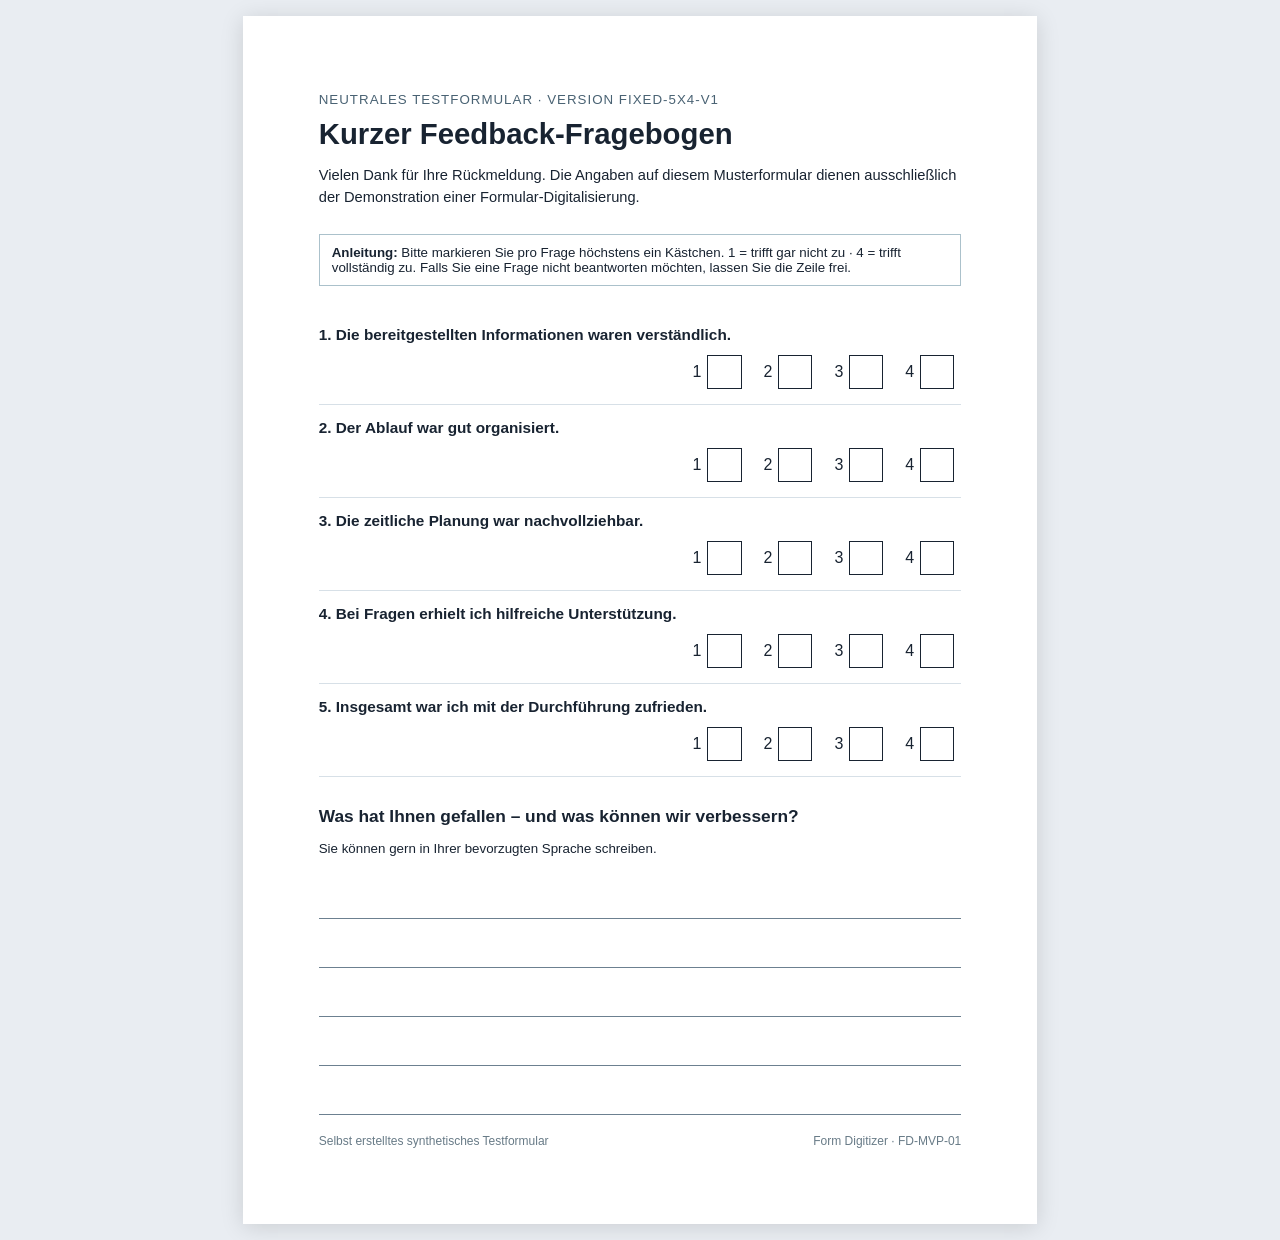
<file: examples/musterfragebogen.html>
<!doctype html>
<html lang="de">
<head>
  <meta charset="utf-8">
  <meta name="viewport" content="width=device-width, initial-scale=1">
  <title>Musterfragebogen – Form Digitizer</title>
  <style>
    :root { font-family: Arial, Helvetica, sans-serif; color: #182331; }
    * { box-sizing: border-box; }
    body { margin: 0; background: #e9edf2; }
    .page { width: 210mm; min-height: 297mm; background: #fff; margin: 16px auto; padding: 20mm; box-shadow: 0 3px 22px #0002; }
    .eyebrow { text-transform: uppercase; font-size: 10pt; letter-spacing: 1px; color: #496273; }
    h1 { font-size: 22pt; margin: 10px 0 6px; }
    .subtitle { line-height: 1.45; margin-bottom: 26px; font-size: 11pt; }
    .instructions { font-size: 10pt; border: 1px solid #abc1cb; padding: 10px 12px; margin-bottom: 26px; }
    .row { padding: 14px 0 15px; border-bottom: 1px solid #d7e0e7; page-break-inside: avoid; }
    .question { font-size: 11.5pt; font-weight: 600; margin-bottom: 11px; }
    .choices { display: flex; justify-content: flex-end; gap: 22px; padding-right: 7px; align-items: center; }
    .choice { font-size: 12pt; display: flex; align-items: center; gap: 6px; }
    .box { border: 1.8px solid #182331; width: 9mm; height: 9mm; display: inline-block; }
    h2 { margin-top: 29px; font-size: 13pt; }
    .line { border-bottom: 1px solid #6c8090; height: 13mm; }
    .footer { font-size: 9pt; color: #687b87; margin-top: 19px; display: flex; justify-content: space-between; }
    @page { size: A4; margin: 0; }
    @media print {
      body { background: white; }
      .page { margin: 0; padding: 20mm; box-shadow: none; width: 210mm; min-height: 297mm; }
    }
  </style>
</head>
<body>
  <main class="page">
    <div class="eyebrow">Neutrales Testformular · Version fixed-5x4-v1</div>
    <h1>Kurzer Feedback-Fragebogen</h1>
    <p class="subtitle">Vielen Dank für Ihre Rückmeldung. Die Angaben auf diesem Musterformular dienen ausschließlich der Demonstration einer Formular-Digitalisierung.</p>
    <div class="instructions">
      <strong>Anleitung:</strong> Bitte markieren Sie pro Frage höchstens ein Kästchen.
      1 = trifft gar nicht zu · 4 = trifft vollständig zu.
      Falls Sie eine Frage nicht beantworten möchten, lassen Sie die Zeile frei.
    </div>

    <section aria-label="Bewertungsfragen">
      <div class="row">
        <div class="question">1. Die bereitgestellten Informationen waren verständlich.</div>
        <div class="choices">
          <span class="choice">1 <span class="box" aria-hidden="true"></span></span>
          <span class="choice">2 <span class="box" aria-hidden="true"></span></span>
          <span class="choice">3 <span class="box" aria-hidden="true"></span></span>
          <span class="choice">4 <span class="box" aria-hidden="true"></span></span>
        </div>
      </div>
      <div class="row">
        <div class="question">2. Der Ablauf war gut organisiert.</div>
        <div class="choices">
          <span class="choice">1 <span class="box" aria-hidden="true"></span></span>
          <span class="choice">2 <span class="box" aria-hidden="true"></span></span>
          <span class="choice">3 <span class="box" aria-hidden="true"></span></span>
          <span class="choice">4 <span class="box" aria-hidden="true"></span></span>
        </div>
      </div>
      <div class="row">
        <div class="question">3. Die zeitliche Planung war nachvollziehbar.</div>
        <div class="choices">
          <span class="choice">1 <span class="box" aria-hidden="true"></span></span>
          <span class="choice">2 <span class="box" aria-hidden="true"></span></span>
          <span class="choice">3 <span class="box" aria-hidden="true"></span></span>
          <span class="choice">4 <span class="box" aria-hidden="true"></span></span>
        </div>
      </div>
      <div class="row">
        <div class="question">4. Bei Fragen erhielt ich hilfreiche Unterstützung.</div>
        <div class="choices">
          <span class="choice">1 <span class="box" aria-hidden="true"></span></span>
          <span class="choice">2 <span class="box" aria-hidden="true"></span></span>
          <span class="choice">3 <span class="box" aria-hidden="true"></span></span>
          <span class="choice">4 <span class="box" aria-hidden="true"></span></span>
        </div>
      </div>
      <div class="row">
        <div class="question">5. Insgesamt war ich mit der Durchführung zufrieden.</div>
        <div class="choices">
          <span class="choice">1 <span class="box" aria-hidden="true"></span></span>
          <span class="choice">2 <span class="box" aria-hidden="true"></span></span>
          <span class="choice">3 <span class="box" aria-hidden="true"></span></span>
          <span class="choice">4 <span class="box" aria-hidden="true"></span></span>
        </div>
      </div>
    </section>

    <section aria-label="Freitextkommentar">
      <h2>Was hat Ihnen gefallen – und was können wir verbessern?</h2>
      <p style="font-size:10pt;">Sie können gern in Ihrer bevorzugten Sprache schreiben.</p>
      <div class="line"></div><div class="line"></div><div class="line"></div><div class="line"></div><div class="line"></div>
    </section>

    <div class="footer">
      <span>Selbst erstelltes synthetisches Testformular</span>
      <span>Form Digitizer · FD-MVP-01</span>
    </div>
  </main>
</body>
</html>
</file>
